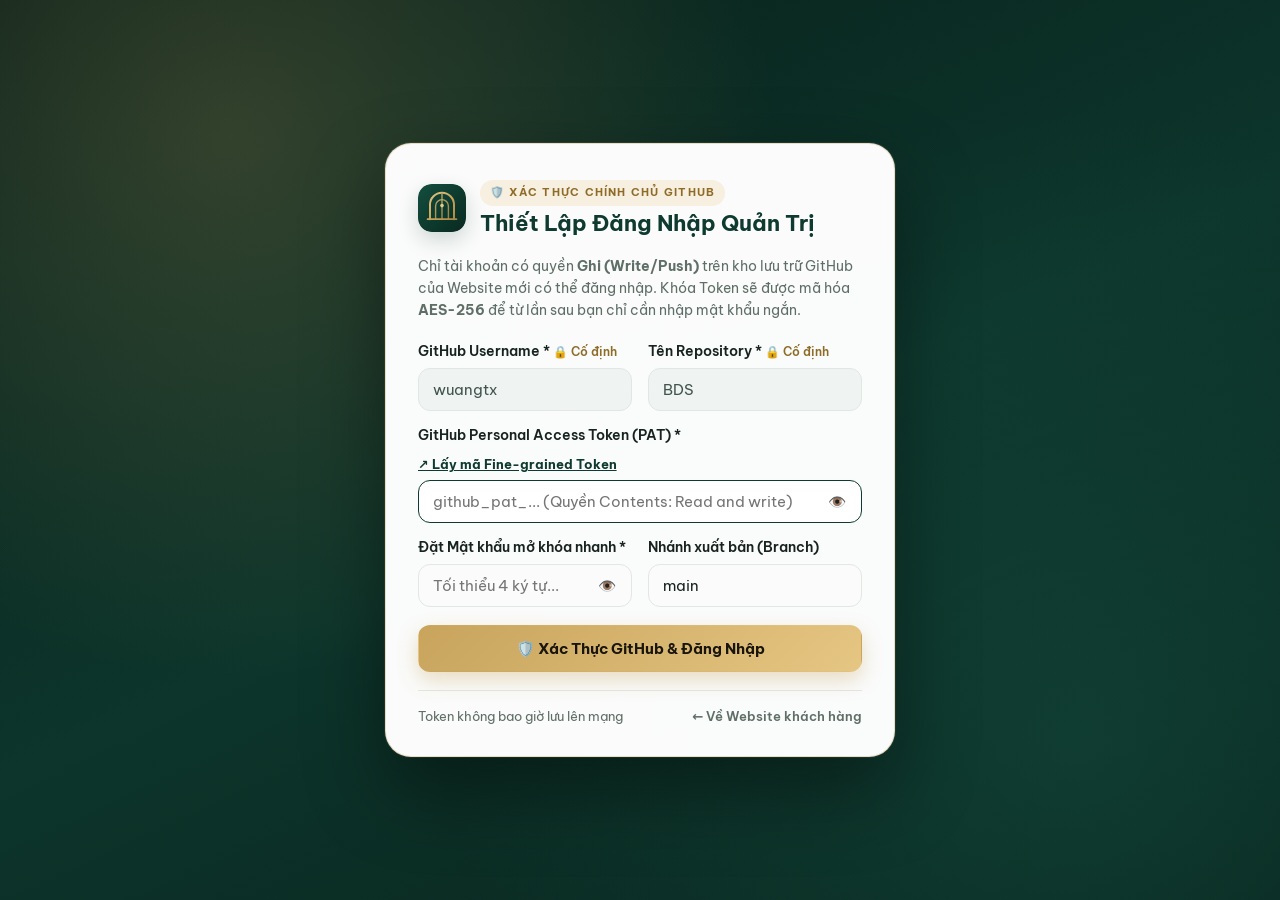
<file: studio.html>
<!DOCTYPE html>
<html lang="vi">
<head>
  <meta charset="UTF-8" />
  <meta name="viewport" content="width=device-width, initial-scale=1.0, viewport-fit=cover" />
  <meta name="robots" content="noindex, nofollow" />
  <title>BDS Studio — Ứng Dụng Tối Ưu Tạo Dự Án &amp; Xuất Bản Lên GitHub</title>
  <link rel="icon" type="image/svg+xml" href="./assets/images/logo-mark.svg" />
  <link rel="manifest" href="./manifest.webmanifest" />
  <meta name="theme-color" content="#0E3A2F" />
  <link rel="preconnect" href="https://fonts.googleapis.com" />
  <link rel="preconnect" href="https://fonts.gstatic.com" crossorigin />
  <link href="https://fonts.googleapis.com/css2?family=Be+Vietnam+Pro:wght@400;500;600;700&display=swap" rel="stylesheet" />
  <link rel="stylesheet" href="./assets/css/studio.css?v=20261118-4" />
</head>
<body class="studio-locked">
  <!-- CỔNG XÁC THỰC & KHÓA BẢO MẬT QUẢN TRỊ (AES-256 + GITHUB AUTH) -->
  <div class="auth-gate" id="studioAuthGate" aria-live="polite"></div>

  <div class="studio-layout">
    <!-- SIDEBAR ĐIỀU HƯỚNG -->
    <aside class="studio-sidebar">
      <div class="st-brand">
        <img src="./assets/images/logo-mark.svg" alt="BDS Studio" id="sidebarLogo" />
        <div>
          <div class="st-brand-title">BDS Studio</div>
          <div class="st-brand-badge">NO-PUSH PUBLISHER</div>
        </div>
      </div>

      <nav class="st-nav" id="studioNav">
        <button type="button" class="st-nav-btn active" data-tab="dashboard">
          <span>📊 Tổng quan &amp; Tạo nhanh</span>
        </button>
        <button type="button" class="st-nav-btn" data-tab="projects">
          <span>🏢 Dự án BĐS</span>
          <span class="st-count-pill" id="navProjectsCount">0</span>
        </button>
        <button type="button" class="st-nav-btn" data-tab="brand">
          <span>🎨 Thương hiệu &amp; Giao diện</span>
        </button>
        <button type="button" class="st-nav-btn" data-tab="news">
          <span>📰 Tin tức &amp; Sự kiện</span>
          <span class="st-count-pill" id="navNewsCount">0</span>
        </button>
        <button type="button" class="st-nav-btn" data-tab="preview">
          <span>👁️ Xem trước Trực tiếp</span>
        </button>
        <button type="button" class="st-nav-btn" data-tab="publish">
          <span>🚀 Kết nối &amp; Xuất bản GitHub</span>
        </button>
      </nav>

      <div class="st-sidebar-footer">
        <button type="button" class="st-btn st-btn-publish" id="installPwaBtn" style="display:none;width:100%;">
          📲 Cài App BDS Studio về máy
        </button>
        <a href="./index.html?preview=draft" target="_blank" class="st-btn st-btn-outline" style="background:rgba(255,255,255,0.08);color:#FAF8F4;border-color:rgba(255,255,255,0.18);">
          ↗ Mở Website (Bản xem thử)
        </a>
        <a href="./index.html" target="_blank" class="st-btn st-btn-outline" style="background:transparent;color:rgba(250,248,244,0.72);border-color:rgba(255,255,255,0.12);font-size:0.82rem;">
          🌐 Mở Website Đã Xuất Bản
        </a>
        <button type="button" class="st-btn st-btn-outline" id="lockStudioSidebarBtn" style="background:rgba(197,57,57,0.16);color:#FFD6D6;border-color:rgba(255,180,180,0.22);font-size:0.82rem;">
          🔒 Khóa &amp; Đăng xuất Studio
        </button>
      </div>
    </aside>

    <!-- KHU VỰC LÀM VIỆC CHÍNH -->
    <div class="studio-main">
      <header class="studio-topbar">
        <div style="display:flex;align-items:center;gap:10px;flex-wrap:wrap;">
          <div class="status-indicator" id="draftStatusBadge">
            <span class="status-dot" id="draftStatusDot"></span>
            <span id="draftStatusText">Đang tải dữ liệu...</span>
          </div>
          <div class="admin-session-pill" id="adminSessionPill" title="Phiên quản trị đang mở khóa bảo mật">
            <span id="adminSessionBadgeText">🛡️ Quản trị viên</span>
          </div>
        </div>

        <div class="topbar-actions">
          <button type="button" class="st-btn st-btn-outline" id="openSmartPasteTopBtn">
            ⚡ Dán nhanh dự án từ Zalo/Word
          </button>
          <button type="button" class="st-btn st-btn-primary" id="quickNewProjectTopBtn">
            + Tạo dự án mới
          </button>
          <button type="button" class="st-btn st-btn-publish" id="oneClickPublishTopBtn">
            🚀 Xuất bản lên Website
          </button>
          <button type="button" class="st-btn st-btn-outline st-btn-lock" id="lockStudioTopBtn" title="Khóa màn hình quản trị ngay lập tức">
            🔒 Khóa
          </button>
        </div>
      </header>

      <main class="studio-workspace" id="studioWorkspace"></main>
    </div>
  </div>

  <!-- MODAL 1: DÁN NHANH THÔNG TIN DỰ ÁN THÔ (SMART PARSER) -->
  <div class="st-modal-backdrop" id="smartPasteModal">
    <div class="st-modal">
      <div class="st-card-header">
        <div>
          <h3 class="st-title">⚡ Dán Nhanh Thông Tin Dự Án (Smart Paste)</h3>
          <p class="st-subtitle">Copy tin nhắn giới thiệu dự án từ Zalo, Word, Facebook hoặc Brochure dán vào đây — App tự động bóc tách thành trang Landing Page hoàn chỉnh!</p>
        </div>
      </div>

      <div class="st-field">
        <div style="display:flex;justify-content:space-between;align-items:center;">
          <label>Nội dung thông tin dự án thô</label>
          <button type="button" class="st-btn st-btn-outline st-btn-sm" id="fillSampleRawTextBtn">
            ✨ Điền thử văn bản mẫu
          </button>
        </div>
        <textarea id="smartPasteTextarea" class="st-textarea" rows="12" placeholder="Ví dụ:&#10;Tên dự án: The Riveria Quận 7&#10;Vị trí: Mặt tiền Nguyễn Lương Bằng, Quận 7&#10;Giá bán: Từ 68 triệu/m2&#10;Quy mô: 5.2 ha..."></textarea>
      </div>

      <div style="display:flex;justify-content:flex-end;gap:10px;margin-top:16px;">
        <button type="button" class="st-btn st-btn-outline" id="closeSmartPasteBtn">Hủy</button>
        <button type="button" class="st-btn st-btn-primary" id="runSmartParseBtn">
          ⚡ Phân tách &amp; Tạo trang dự án ngay
        </button>
      </div>
    </div>
  </div>

  <!-- MODAL 2: CHỌN MẪU KHỞI TẠO DỰ ÁN NHANH -->
  <div class="st-modal-backdrop" id="templatePickerModal">
    <div class="st-modal">
      <h3 class="st-title" style="margin-bottom:6px;">🏗️ Chọn Mẫu Khung Dự Án Chuẩn BĐS</h3>
      <p class="st-subtitle" style="margin-bottom:20px;">Hệ thống tự động điền sẵn bộ thông số kỹ thuật, tiện ích và lịch thanh toán mẫu theo đúng phân khúc để bạn chỉ cần thay tên &amp; thả ảnh vào.</p>

      <div class="st-field">
        <label>Tên dự án BĐS mới *</label>
        <input type="text" id="newTplProjectName" class="st-input" placeholder="VD: The Emerald Symphony Quận 7" />
      </div>

      <div class="st-grid-2" id="templateCardsContainer" style="margin-top:14px;"></div>

      <div style="display:flex;justify-content:flex-end;margin-top:18px;">
        <button type="button" class="st-btn st-btn-outline" id="closeTemplatePickerBtn">Đóng</button>
      </div>
    </div>
  </div>

  <!-- MODAL 3: TIẾN TRÌNH XUẤT BẢN 1-CLICK LÊN GITHUB -->
  <div class="st-modal-backdrop" id="publishModal">
    <div class="st-modal" style="max-width:560px;">
      <h3 class="st-title" style="margin-bottom:6px;">🚀 Xuất Bản Lên Website (Không Cần Git Push)</h3>
      <p class="st-subtitle" style="margin-bottom:18px;">Toàn bộ hình ảnh tối ưu WebP và dữ liệu mới sẽ được lưu thẳng lên GitHub Repository chỉ bằng 1 Commit duy nhất và tự động cập nhật GitHub Pages.</p>

      <div class="st-field">
        <label>Ghi chú phiên bản xuất bản</label>
        <input type="text" id="publishCommitMsg" class="st-input" value="✨ Cập nhật dự án & nội dung từ BDS Studio App" />
      </div>

      <div id="publishProgressArea" style="display:none;margin:16px 0;padding:16px;border-radius:14px;background:#F4F8F6;">
        <div style="display:flex;justify-content:space-between;font-size:0.88rem;font-weight:600;">
          <span id="publishProgressLabel">Đang chuẩn bị...</span>
          <span id="publishProgressPct">0%</span>
        </div>
        <div class="progress-bar-track">
          <div class="progress-bar-fill" id="publishProgressFill"></div>
        </div>
        <div id="publishResultLinks" style="margin-top:10px;font-size:0.86rem;"></div>
      </div>

      <div style="display:flex;justify-content:flex-end;gap:10px;margin-top:18px;">
        <button type="button" class="st-btn st-btn-outline" id="closePublishModalBtn">Đóng</button>
        <button type="button" class="st-btn st-btn-publish" id="confirmPublishBtn">
          🚀 Bắt đầu Xuất bản ngay
        </button>
      </div>
    </div>
  </div>

  <div class="st-toast" id="studioToast"></div>

  <script type="module" src="./assets/js/studio.js?v=20261118-4"></script>
</body>
</html>
</file>
<file: assets/css/studio.css>
:root {
  --st-bg: #F4F5F2;
  --st-panel: #FFFFFF;
  --st-sidebar: #0B2E25;
  --st-primary: #0E3A2F;
  --st-primary-hover: #175445;
  --st-accent: #C8A45D;
  --st-accent-light: #F7EFE0;
  --st-ink: #17231E;
  --st-muted: #5F6F68;
  --st-border: #E2E7E4;
  --st-danger: #C53939;
  --st-success: #16794F;
  --st-radius: 18px;
}

*, *::before, *::after {
  box-sizing: border-box;
}

body {
  margin: 0;
  font-family: 'Be Vietnam Pro', system-ui, -apple-system, sans-serif;
  background: var(--st-bg);
  color: var(--st-ink);
  line-height: 1.55;
  -webkit-font-smoothing: antialiased;
}

button, input, select, textarea {
  font-family: inherit;
}

.studio-layout {
  display: grid;
  grid-template-columns: 272px 1fr;
  min-height: 100vh;
}

/* ================= SIDEBAR ================= */
.studio-sidebar {
  background: linear-gradient(180deg, #0D352B 0%, #071F19 100%);
  color: #FAF8F4;
  padding: 24px 18px;
  display: flex;
  flex-direction: column;
  position: sticky;
  top: 0;
  height: 100vh;
  overflow-y: auto;
}

.st-brand {
  display: flex;
  align-items: center;
  gap: 12px;
  padding: 6px 10px 22px;
  border-bottom: 1px solid rgba(255, 255, 255, 0.1);
  margin-bottom: 18px;
}

.st-brand img {
  width: 42px;
  height: 42px;
  border-radius: 12px;
  object-fit: cover;
}

.st-brand-title {
  font-weight: 700;
  font-size: 1.05rem;
  line-height: 1.2;
}

.st-brand-badge {
  font-size: 0.68rem;
  color: #E6C987;
  letter-spacing: 0.12em;
  text-transform: uppercase;
  font-weight: 700;
}

.st-nav {
  display: grid;
  gap: 6px;
}

.st-nav-btn {
  display: flex;
  align-items: center;
  justify-content: space-between;
  gap: 10px;
  width: 100%;
  padding: 12px 14px;
  border-radius: 14px;
  border: none;
  background: transparent;
  color: rgba(250, 248, 244, 0.78);
  font-size: 0.92rem;
  font-weight: 500;
  cursor: pointer;
  text-align: left;
  transition: all 0.22s ease;
}

.st-nav-btn:hover {
  background: rgba(255, 255, 255, 0.08);
  color: #FFFFFF;
}

.st-nav-btn.active {
  background: linear-gradient(135deg, #C8A45D 0%, #E3C27E 100%);
  color: #18140C;
  font-weight: 700;
  box-shadow: 0 10px 22px rgba(0, 0, 0, 0.22);
}

.st-count-pill {
  padding: 2px 9px;
  border-radius: 999px;
  font-size: 0.74rem;
  background: rgba(255, 255, 255, 0.15);
}

.st-nav-btn.active .st-count-pill {
  background: rgba(14, 58, 47, 0.18);
  color: #14110A;
}

.st-sidebar-footer {
  margin-top: auto;
  padding-top: 18px;
  border-top: 1px solid rgba(255, 255, 255, 0.1);
  display: grid;
  gap: 10px;
}

/* ================= MAIN AREA & TOPBAR ================= */
.studio-main {
  display: flex;
  flex-direction: column;
  min-width: 0;
}

.studio-topbar {
  position: sticky;
  top: 0;
  z-index: 40;
  background: rgba(255, 255, 255, 0.9);
  backdrop-filter: blur(16px);
  border-bottom: 1px solid var(--st-border);
  padding: 14px 28px;
  display: flex;
  flex-wrap: wrap;
  align-items: center;
  justify-content: space-between;
  gap: 14px;
}

.status-indicator {
  display: inline-flex;
  align-items: center;
  gap: 8px;
  padding: 7px 14px;
  border-radius: 999px;
  background: #EDF5F1;
  color: var(--st-primary);
  font-size: 0.84rem;
  font-weight: 600;
}

.status-dot {
  width: 9px;
  height: 9px;
  border-radius: 50%;
  background: var(--st-success);
}

.status-dot.dirty {
  background: #D9822B;
  box-shadow: 0 0 0 4px rgba(217, 130, 43, 0.2);
}

.topbar-actions {
  display: flex;
  flex-wrap: wrap;
  align-items: center;
  gap: 10px;
}

.studio-workspace {
  padding: 28px;
  max-width: 1320px;
  width: 100%;
  margin-inline: auto;
}

/* ================= NÚT BẤM & THẺ PANEL ================= */
.st-btn {
  display: inline-flex;
  align-items: center;
  justify-content: center;
  gap: 8px;
  padding: 10px 18px;
  border-radius: 12px;
  font-size: 0.89rem;
  font-weight: 600;
  white-space: nowrap;
  border: 1px solid transparent;
  cursor: pointer;
  transition: all 0.22s ease;
  text-decoration: none;
}

.st-btn-primary {
  background: var(--st-primary);
  color: #FFFFFF;
}

.st-btn-primary:hover {
  background: var(--st-primary-hover);
  transform: translateY(-1px);
}

.st-btn-publish {
  background: linear-gradient(135deg, #C8A45D 0%, #E5C682 100%);
  color: #1A150B;
  font-weight: 700;
  box-shadow: 0 8px 20px rgba(200, 164, 93, 0.35);
}

.st-btn-publish:hover {
  filter: brightness(1.04);
  transform: translateY(-1px);
}

.st-btn-outline {
  background: #FFFFFF;
  border-color: var(--st-border);
  color: var(--st-ink);
}

.st-btn-outline:hover {
  border-color: var(--st-primary);
  color: var(--st-primary);
}

.st-btn-danger {
  background: #FDF2F2;
  color: var(--st-danger);
  border-color: #F8D7D7;
}

.st-btn-danger:hover {
  background: var(--st-danger);
  color: #FFFFFF;
}

.st-btn-sm {
  padding: 7px 12px;
  font-size: 0.82rem;
  border-radius: 10px;
}

.st-card {
  background: var(--st-panel);
  border-radius: var(--st-radius);
  border: 1px solid var(--st-border);
  padding: 24px;
  box-shadow: 0 10px 28px -16px rgba(14, 58, 47, 0.08);
  margin-bottom: 22px;
}

.st-card-header {
  display: flex;
  flex-wrap: wrap;
  justify-content: space-between;
  align-items: center;
  gap: 14px;
  margin-bottom: 18px;
}

.st-title {
  margin: 0;
  font-size: 1.45rem;
  color: var(--st-primary);
}

.st-subtitle {
  margin: 4px 0 0;
  color: var(--st-muted);
  font-size: 0.9rem;
}

/* Grid tiện ích Dashboard */
.st-kpi-grid {
  display: grid;
  grid-template-columns: repeat(auto-fit, minmax(210px, 1fr));
  gap: 16px;
  margin-bottom: 24px;
}

.st-kpi-box {
  background: #FFFFFF;
  border: 1px solid var(--st-border);
  border-radius: var(--st-radius);
  padding: 20px;
}

.st-kpi-box strong {
  display: block;
  font-size: 2rem;
  color: var(--st-primary);
  line-height: 1.1;
}

.st-kpi-box span {
  font-size: 0.86rem;
  color: var(--st-muted);
}

.accelerator-grid {
  display: grid;
  grid-template-columns: repeat(auto-fit, minmax(280px, 1fr));
  gap: 18px;
}

.accelerator-card {
  background: linear-gradient(145deg, #FFFFFF 0%, #FAF8F3 100%);
  border: 1px solid #E5DEC9;
  border-radius: var(--st-radius);
  padding: 22px;
  display: flex;
  flex-direction: column;
  gap: 10px;
}

/* ================= FORM & KÉO THẢ ẢNH TỰ NÉN WEBP ================= */
.st-grid-2 {
  display: grid;
  grid-template-columns: repeat(2, 1fr);
  gap: 16px;
}

.st-grid-3 {
  display: grid;
  grid-template-columns: repeat(3, 1fr);
  gap: 16px;
}

.st-field {
  display: flex;
  flex-direction: column;
  gap: 6px;
  margin-bottom: 14px;
}

.st-field label {
  font-size: 0.85rem;
  font-weight: 600;
  color: var(--st-ink);
}

.st-input, .st-select, .st-textarea {
  width: 100%;
  padding: 11px 14px;
  border-radius: 12px;
  border: 1px solid var(--st-border);
  background: #FAFBFA;
  font-size: 0.92rem;
  color: var(--st-ink);
  outline: none;
  transition: border-color 0.2s ease, background 0.2s ease;
}

.st-input:focus, .st-select:focus, .st-textarea:focus {
  border-color: var(--st-primary);
  background: #FFFFFF;
}

.upload-dropzone {
  border: 2px dashed #BCCAC3;
  border-radius: 16px;
  padding: 20px;
  text-align: center;
  background: #F8FAF9;
  cursor: pointer;
  transition: all 0.25s ease;
}

.upload-dropzone:hover, .upload-dropzone.dragover {
  border-color: var(--st-primary);
  background: #EDF5F1;
}

.img-preview-row {
  display: flex;
  align-items: center;
  gap: 14px;
  margin-top: 10px;
  padding: 10px;
  border-radius: 14px;
  background: #F6F8F7;
  border: 1px solid var(--st-border);
}

.img-preview-row img {
  width: 96px;
  height: 64px;
  object-fit: cover;
  border-radius: 10px;
  background: #E2E7E4;
}

/* Tabs trong trình sửa Dự án */
.editor-tabs {
  display: flex;
  flex-wrap: wrap;
  gap: 8px;
  padding-bottom: 16px;
  margin-bottom: 22px;
  border-bottom: 1px solid var(--st-border);
}

.editor-tab-btn {
  padding: 9px 16px;
  border-radius: 999px;
  border: 1px solid var(--st-border);
  background: #FFFFFF;
  font-size: 0.87rem;
  font-weight: 600;
  color: var(--st-muted);
  cursor: pointer;
}

.editor-tab-btn.active {
  background: var(--st-primary);
  color: #FFFFFF;
  border-color: var(--st-primary);
}

/* Danh sách Dự án trong Studio */
.st-project-list {
  display: grid;
  gap: 14px;
}

.st-project-row {
  display: grid;
  grid-template-columns: 120px 1fr auto;
  gap: 18px;
  align-items: center;
  background: #FFFFFF;
  padding: 14px 18px;
  border-radius: 16px;
  border: 1px solid var(--st-border);
}

.st-project-row img {
  width: 120px;
  height: 80px;
  object-fit: cover;
  border-radius: 12px;
}

/* Thẻ chọn nhanh Tiện ích */
.amenity-picker-grid {
  display: grid;
  grid-template-columns: repeat(auto-fill, minmax(230px, 1fr));
  gap: 10px;
  margin-bottom: 18px;
}

.amenity-chip {
  padding: 10px 14px;
  border-radius: 12px;
  border: 1px solid var(--st-border);
  background: #FFFFFF;
  font-size: 0.84rem;
  font-weight: 600;
  cursor: pointer;
  text-align: left;
  display: flex;
  align-items: center;
  justify-content: space-between;
  gap: 8px;
}

.amenity-chip.selected {
  background: #E8F3EE;
  border-color: var(--st-primary);
  color: var(--st-primary);
}

/* Swatches màu thương hiệu */
.preset-grid {
  display: grid;
  grid-template-columns: repeat(auto-fill, minmax(225px, 1fr));
  gap: 12px;
  margin-bottom: 20px;
}

.preset-card {
  padding: 14px;
  border-radius: 14px;
  border: 2px solid var(--st-border);
  background: #FFFFFF;
  cursor: pointer;
  text-align: left;
}

.preset-card.active {
  border-color: var(--st-primary);
  background: #F4F9F6;
}

.swatch-dots {
  display: flex;
  gap: 8px;
  margin-bottom: 8px;
}

.swatch-dot {
  width: 24px;
  height: 24px;
  border-radius: 50%;
  border: 1px solid rgba(0,0,0,0.12);
}

/* Khung xem trước trực tiếp */
.preview-frame-shell {
  background: #1A2420;
  padding: 16px;
  border-radius: 22px;
  display: flex;
  justify-content: center;
}

.preview-iframe {
  width: 100%;
  height: 74vh;
  border: none;
  border-radius: 14px;
  background: #FAF8F4;
  transition: width 0.35s ease;
}

.preview-iframe.mobile {
  width: 390px;
}

/* Toast thông báo */
.st-toast {
  position: fixed;
  bottom: 24px;
  right: 24px;
  z-index: 200;
  background: var(--st-primary);
  color: #FFFFFF;
  padding: 14px 20px;
  border-radius: 14px;
  font-size: 0.9rem;
  font-weight: 600;
  box-shadow: 0 18px 40px rgba(0, 0, 0, 0.25);
  transform: translateY(120%);
  opacity: 0;
  transition: all 0.3s ease;
}

.st-toast.show {
  transform: translateY(0);
  opacity: 1;
}

/* Modal trong Studio */
.st-modal-backdrop {
  position: fixed;
  inset: 0;
  z-index: 150;
  background: rgba(9, 28, 22, 0.7);
  backdrop-filter: blur(8px);
  display: none;
  align-items: center;
  justify-content: center;
  padding: 20px;
}

.st-modal-backdrop.open {
  display: flex;
}

.st-modal {
  background: #FFFFFF;
  border-radius: 22px;
  max-width: 720px;
  width: 100%;
  padding: 28px;
  max-height: 90vh;
  overflow-y: auto;
  box-shadow: 0 30px 70px rgba(0, 0, 0, 0.3);
}

.progress-bar-track {
  width: 100%;
  height: 10px;
  border-radius: 999px;
  background: #E5ECE9;
  overflow: hidden;
  margin: 12px 0;
}

.progress-bar-fill {
  height: 100%;
  background: linear-gradient(90deg, var(--st-primary), var(--st-accent));
  width: 0%;
  transition: width 0.35s ease;
}

.st-inline-row-3 {
  display: grid;
  grid-template-columns: 1fr 1.45fr auto;
  gap: 10px;
  align-items: center;
}

@media (max-width: 960px) {
  .studio-layout {
    grid-template-columns: 1fr;
  }
  .studio-sidebar {
    position: static;
    height: auto;
    padding: 14px 16px;
  }
  .st-brand {
    padding: 0 4px 12px;
    margin-bottom: 12px;
  }
  /* Chuyển menu dọc thành thanh Tab lướt ngang gọn gàng trên Tablet & Điện thoại */
  .st-nav {
    display: flex;
    overflow-x: auto;
    gap: 8px;
    padding-bottom: 4px;
    -webkit-overflow-scrolling: touch;
    scrollbar-width: none;
  }
  .st-nav::-webkit-scrollbar {
    display: none;
  }
  .st-nav-btn {
    width: auto;
    flex-shrink: 0;
    white-space: nowrap;
    padding: 9px 14px;
    font-size: 0.85rem;
  }
  .st-sidebar-footer {
    margin-top: 10px;
    padding-top: 10px;
    display: flex;
    flex-wrap: wrap;
    gap: 8px;
  }
  .st-sidebar-footer .st-btn {
    flex: 1 1 auto;
    padding: 8px 12px;
    font-size: 0.8rem;
  }
  .studio-topbar {
    padding: 12px 16px;
  }
  .studio-workspace {
    padding: 18px 16px;
  }
  .st-grid-2, .st-grid-3 {
    grid-template-columns: 1fr;
  }
  .st-project-row {
    grid-template-columns: 1fr;
  }
  .st-project-row img {
    width: 100%;
    height: 170px;
  }
}

@media (max-width: 640px) {
  .st-card {
    padding: 18px 16px;
    border-radius: 16px;
  }
  .st-title {
    font-size: 1.22rem;
  }
  .st-input, .st-select, .st-textarea {
    font-size: 16px;
  }
  .topbar-actions {
    width: 100%;
    overflow-x: auto;
    flex-wrap: nowrap;
    padding-bottom: 2px;
    scrollbar-width: none;
  }
  .topbar-actions::-webkit-scrollbar {
    display: none;
  }
  .topbar-actions .st-btn {
    padding: 8px 12px;
    font-size: 0.82rem;
    flex-shrink: 0;
  }
  .editor-tabs {
    flex-wrap: nowrap;
    overflow-x: auto;
    scrollbar-width: none;
  }
  .editor-tabs::-webkit-scrollbar {
    display: none;
  }
  .editor-tab-btn {
    white-space: nowrap;
    flex-shrink: 0;
  }
  .st-inline-row-3 {
    grid-template-columns: 1fr;
  }
  .img-preview-row {
    flex-direction: column;
    align-items: stretch;
  }
  .img-preview-row img {
    width: 100%;
    height: 140px;
  }
  .st-modal {
    padding: 20px 16px;
    border-radius: 18px;
  }
  .preview-frame-shell {
    padding: 8px;
  }
  .preview-iframe.mobile {
    width: 100%;
  }
}

/* ================= CỔNG ĐĂNG NHẬP & KHÓA BẢO MẬT QUẢN TRỊ ================= */
body.studio-locked {
  overflow-x: hidden;
}

body.studio-locked .studio-layout {
  display: none !important;
}

.auth-gate {
  display: none;
}

body.studio-locked .auth-gate {
  min-height: 100vh;
  display: flex;
  align-items: center;
  justify-content: center;
  padding: 28px 18px;
  background:
    radial-gradient(circle at 18% 15%, rgba(200, 164, 93, 0.22), transparent 42%),
    radial-gradient(circle at 84% 82%, rgba(23, 84, 69, 0.45), transparent 48%),
    linear-gradient(155deg, #071F19 0%, #0D352B 52%, #08231C 100%);
}

.auth-card {
  width: 100%;
  max-width: 510px;
  background: rgba(255, 255, 255, 0.98);
  border-radius: 26px;
  padding: 34px 32px 28px;
  border: 1px solid rgba(200, 164, 93, 0.35);
  box-shadow:
    0 32px 80px rgba(0, 0, 0, 0.42),
    0 0 0 1px rgba(255, 255, 255, 0.08);
  animation: authCardIn 0.32s cubic-bezier(0.22, 1, 0.36, 1);
}

@keyframes authCardIn {
  from {
    opacity: 0;
    transform: translateY(14px) scale(0.985);
  }
  to {
    opacity: 1;
    transform: translateY(0) scale(1);
  }
}

.auth-brand-head {
  display: flex;
  align-items: center;
  gap: 14px;
  margin-bottom: 18px;
}

.auth-brand-head img {
  width: 48px;
  height: 48px;
  border-radius: 14px;
  object-fit: cover;
  box-shadow: 0 8px 20px rgba(14, 58, 47, 0.18);
}

.auth-eyebrow {
  display: inline-flex;
  align-items: center;
  gap: 6px;
  font-size: 0.7rem;
  font-weight: 700;
  letter-spacing: 0.11em;
  text-transform: uppercase;
  color: #8E6C27;
  background: #F7EFE0;
  padding: 4px 10px;
  border-radius: 999px;
  margin-bottom: 4px;
}

.auth-title {
  margin: 0;
  font-size: 1.38rem;
  color: var(--st-primary);
  line-height: 1.25;
}

.auth-desc {
  margin: 0 0 20px;
  font-size: 0.89rem;
  color: var(--st-muted);
  line-height: 1.55;
}

.auth-admin-chip {
  display: flex;
  align-items: center;
  gap: 12px;
  padding: 12px 14px;
  border-radius: 16px;
  background: linear-gradient(135deg, #F3F8F5 0%, #FAF6EC 100%);
  border: 1px solid #DCE7E1;
  margin-bottom: 18px;
}

.auth-admin-avatar {
  width: 40px;
  height: 40px;
  border-radius: 50%;
  background: var(--st-primary);
  color: #FAF8F4;
  display: flex;
  align-items: center;
  justify-content: center;
  font-weight: 700;
  font-size: 0.95rem;
  object-fit: cover;
  flex-shrink: 0;
}

.auth-input-wrap {
  position: relative;
  display: flex;
  align-items: center;
}

.auth-input-wrap .st-input {
  padding-right: 44px;
}

.auth-input-wrap .st-input[readonly] {
  background: #EFF3F1;
  color: #42544D;
  cursor: not-allowed;
}

.auth-eye-btn {
  position: absolute;
  right: 8px;
  border: none;
  background: transparent;
  color: var(--st-muted);
  cursor: pointer;
  padding: 6px 8px;
  border-radius: 8px;
  font-size: 0.92rem;
}

.auth-eye-btn:hover {
  background: rgba(14, 58, 47, 0.07);
  color: var(--st-primary);
}

.auth-notice {
  padding: 11px 14px;
  border-radius: 12px;
  font-size: 0.85rem;
  font-weight: 500;
  margin-bottom: 16px;
  line-height: 1.45;
}

.auth-notice.info {
  background: #FFF9EB;
  border: 1px solid #EFE0B9;
  color: #7A5A17;
}

.auth-notice.error {
  background: #FDF2F2;
  border: 1px solid #F5CACA;
  color: #A62626;
}

.auth-divider {
  display: flex;
  align-items: center;
  gap: 12px;
  margin: 18px 0 14px;
  color: var(--st-muted);
  font-size: 0.79rem;
}

.auth-divider::before,
.auth-divider::after {
  content: '';
  flex: 1;
  height: 1px;
  background: var(--st-border);
}

.auth-footer-links {
  display: flex;
  flex-wrap: wrap;
  justify-content: space-between;
  align-items: center;
  gap: 10px;
  margin-top: 18px;
  padding-top: 16px;
  border-top: 1px solid var(--st-border);
  font-size: 0.83rem;
}

.auth-link-btn {
  border: none;
  background: none;
  padding: 0;
  color: var(--st-primary);
  font-weight: 600;
  font-size: 0.83rem;
  cursor: pointer;
  text-decoration: underline;
  text-underline-offset: 3px;
}

.auth-link-btn:hover {
  color: var(--st-primary-hover);
}

.admin-session-pill {
  display: inline-flex;
  align-items: center;
  gap: 6px;
  padding: 6px 12px;
  border-radius: 999px;
  background: #FBF6EA;
  border: 1px solid #E7D5AE;
  color: #6B4E16;
  font-size: 0.8rem;
  font-weight: 600;
}

.st-btn-lock {
  border-color: #E8D5D5;
  color: #8E2B2B;
  background: #FFFDFD;
}

.st-btn-lock:hover {
  background: #FDF2F2;
  border-color: var(--st-danger);
  color: var(--st-danger);
}

@media (max-width: 560px) {
  .auth-card {
    padding: 24px 20px 22px;
    border-radius: 22px;
  }
}
</file>
